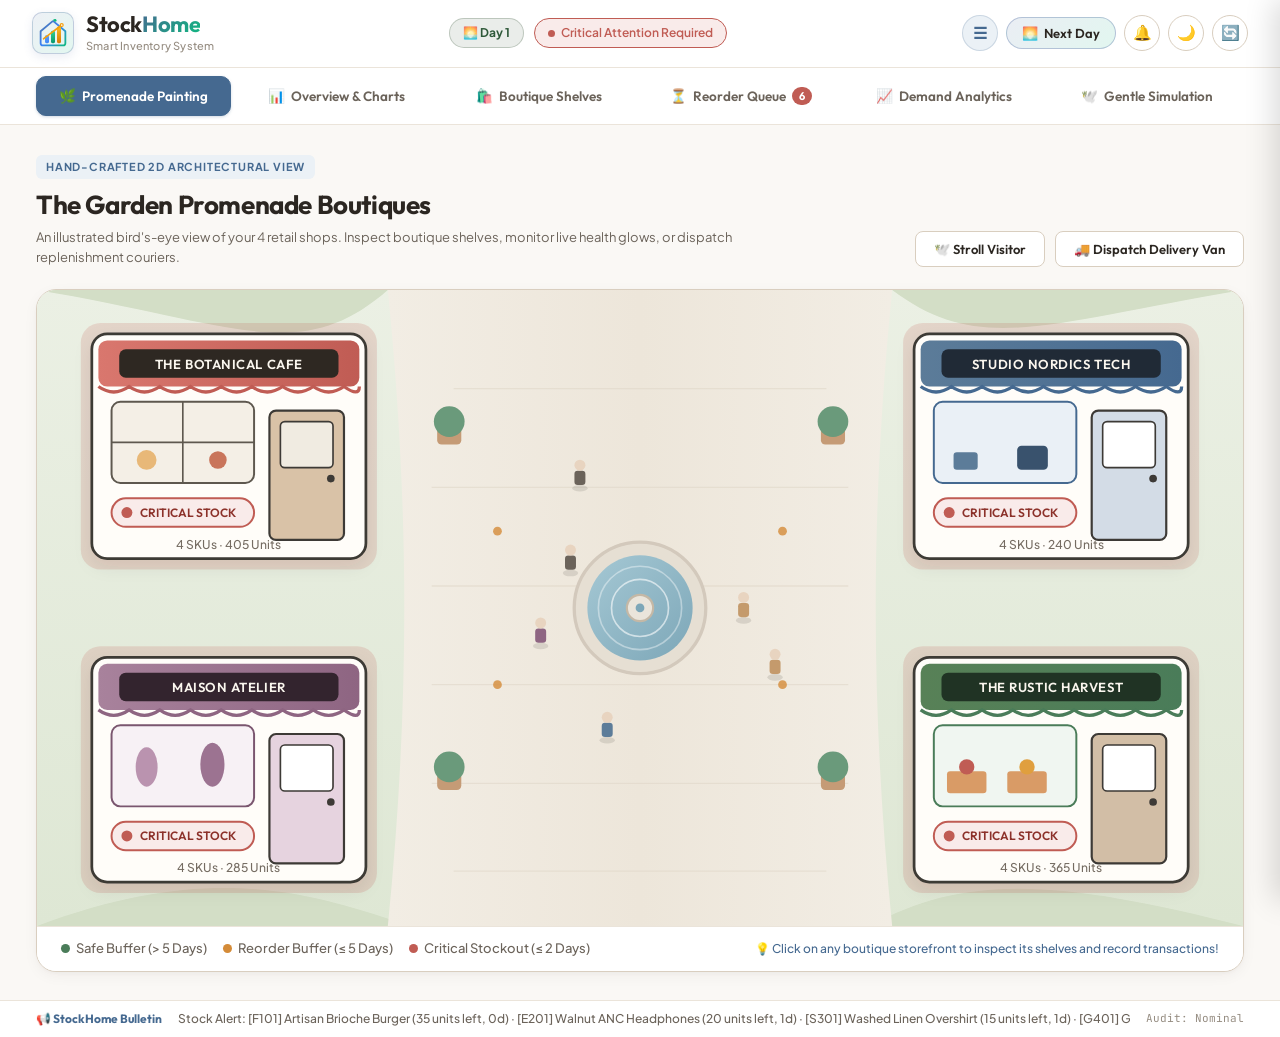
<file: index.html>
<!DOCTYPE html>
<html lang="en">
<head>
  <meta charset="UTF-8">
  <meta name="viewport" content="width=device-width, initial-scale=1.0, maximum-scale=5.0">
  <title>StockHome — 2D Illustrated Inventory & Demand Studio</title>
  <link rel="icon" type="image/svg+xml" href="data:image/svg+xml,%3Csvg xmlns='http://www.w3.org/2000/svg' viewBox='0 0 44 44'%3E%3Cdefs%3E%3ClinearGradient id='g' x1='6' y1='6' x2='38' y2='38'%3E%3Cstop offset='0%25' stop-color='%234F74A6'/%3E%3Cstop offset='100%25' stop-color='%2310B981'/%3E%3C/linearGradient%3E%3C/defs%3E%3Cpath d='M5 19.5L20.8 6.4C21.5 5.8 22.5 5.8 23.2 6.4L39 19.5V36C39 37.6 37.6 39 36 39H8C6.4 39 5 37.6 5 36Z' stroke='url(%23g)' stroke-width='3' fill='none'/%3E%3Crect x='11' y='25' width='5.5' height='11' rx='2' fill='%233B82F6'/%3E%3Crect x='19.25' y='19' width='5.5' height='17' rx='2' fill='%2310B981'/%3E%3Crect x='27.5' y='13' width='5.5' height='23' rx='2' fill='%23F59E0B'/%3E%3Cpath d='M22 4C23.5 1.5 27 2 27 4.5C27 7 23.5 6.5 22 4Z' fill='%2310B981'/%3E%3C/svg%3E">
  <link rel="preconnect" href="https://fonts.googleapis.com">
  <link rel="preconnect" href="https://fonts.gstatic.com" crossorigin>
  <link href="https://fonts.googleapis.com/css2?family=Outfit:wght@400;500;600;700&family=Plus+Jakarta+Sans:wght@400;500;600;700&family=Playfair+Display:ital,wght@0,600;1,500&family=JetBrains+Mono:wght@500;700&display=swap" rel="stylesheet">
  <link rel="stylesheet" href="style.css">
</head>
<body class="theme-soothing">

  <!-- TOP SOOTHING HEADER -->
  <header class="app-header">
    <div class="brand-block">
      <div class="brand-symbol" title="StockHome Intelligent Demand Promenade">
        <svg width="32" height="32" viewBox="0 0 44 44" fill="none" xmlns="http://www.w3.org/2000/svg" aria-label="StockHome Logo">
          <defs>
            <linearGradient id="shGradRoof" x1="5" y1="6" x2="39" y2="39" gradientUnits="userSpaceOnUse">
              <stop offset="0%" stop-color="#4F74A6"/>
              <stop offset="50%" stop-color="#3B82F6"/>
              <stop offset="100%" stop-color="#10B981"/>
            </linearGradient>
            <linearGradient id="shGradBar1" x1="11" y1="25" x2="16.5" y2="36" gradientUnits="userSpaceOnUse">
              <stop offset="0%" stop-color="#60A5FA"/>
              <stop offset="100%" stop-color="#3B82F6"/>
            </linearGradient>
            <linearGradient id="shGradBar2" x1="19.25" y1="19" x2="24.75" y2="36" gradientUnits="userSpaceOnUse">
              <stop offset="0%" stop-color="#34D399"/>
              <stop offset="100%" stop-color="#059669"/>
            </linearGradient>
            <linearGradient id="shGradBar3" x1="27.5" y1="13" x2="33" y2="36" gradientUnits="userSpaceOnUse">
              <stop offset="0%" stop-color="#FBBF24"/>
              <stop offset="100%" stop-color="#D97706"/>
            </linearGradient>
          </defs>
          <!-- Architectural Pavilion & Home Gable Frame -->
          <path d="M5 19.5L20.8 6.4C21.5 5.8 22.5 5.8 23.2 6.4L39 19.5V36C39 37.65 37.65 39 36 39H8C6.35 39 5 37.65 5 36V19.5Z" 
                stroke="url(#shGradRoof)" stroke-width="2.5" stroke-linejoin="round" fill="none"/>
          <!-- Internal Ascending Stock Tiers (Safe -> Active -> Peak) -->
          <rect x="11" y="25" width="5.5" height="11" rx="2" fill="url(#shGradBar1)"/>
          <rect x="19.25" y="19" width="5.5" height="17" rx="2" fill="url(#shGradBar2)"/>
          <rect x="27.5" y="13" width="5.5" height="23" rx="2" fill="url(#shGradBar3)"/>
          <!-- Predictive Demand Trajectory Vector -->
          <path d="M9 30C15 25 21 21 34 11" stroke="#F59E0B" stroke-width="2.2" stroke-linecap="round"/>
          <circle cx="34" cy="11" r="2.8" fill="#F59E0B"/>
          <circle cx="34" cy="11" r="1.2" fill="#FFFFFF"/>
          <!-- Promenade Garden Botanical Leaf Emblem -->
          <path d="M22 4.2C23.5 1.8 27 2.2 27 4.8C27 7.2 23.5 6.8 22 4.2Z" fill="#10B981"/>
        </svg>
      </div>
      <div class="brand-meta">
        <h1 class="brand-title">Stock<span class="brand-title-accent">Home</span></h1>
        <p class="brand-subtitle">Smart Inventory System</p>
      </div>
    </div>

    <div class="header-status-center">
      <div class="pill-badge pill-day" id="headerDayBadge">🌅 Day 1</div>
      <div class="pill-badge pill-health safe" id="headerHealthBadge">
        <span class="health-dot"></span>
        <span id="headerHealthText">Boutiques Optimal</span>
      </div>
    </div>

    <div class="header-controls">
      <button class="btn-icon-btn btn-hamburger" id="btnHamburger" title="Open 5 Core Features Guide" aria-label="Open 5 Core Features">
        <span class="btn-icon">☰</span>
      </button>
      <button class="btn-header-action" id="btnNextDay" title="Advance to Next Day (Archive Today's Sales into 14-Day History)">
        <span class="btn-icon">🌅</span> Next Day
      </button>
      <button class="btn-icon-btn" id="soundToggleBtn" title="Toggle Sound Chimes" aria-label="Toggle Sound">
        <span class="btn-icon">🔔</span>
      </button>
      <button class="btn-icon-btn" id="themeModeBtn" title="Toggle Twilight Mode" aria-label="Toggle Theme">
        <span class="btn-icon">🌙</span>
      </button>
      <button class="btn-icon-btn" id="btnResetData" title="Reset all inventory and sales to Factory Demo" aria-label="Reset Data">
        <span class="btn-icon">🔄</span>
      </button>
    </div>
  </header>

  <!-- NAVIGATION TABS -->
  <nav class="app-nav">
    <div class="nav-inner">
      <button class="nav-item active" data-tab="tab-painted-mall">
        <span class="nav-icon">🌿</span> Promenade Painting
      </button>
      <button class="nav-item" data-tab="tab-overview">
        <span class="nav-icon">📊</span> Overview & Charts
      </button>
      <button class="nav-item" data-tab="tab-catalog">
        <span class="nav-icon">🛍️</span> Boutique Shelves
      </button>
      <button class="nav-item" data-tab="tab-reorder">
        <span class="nav-icon">⏳</span> Reorder Queue
        <span class="tab-chip" id="chipReorderCount">0</span>
      </button>
      <button class="nav-item" data-tab="tab-analytics">
        <span class="nav-icon">📈</span> Demand Analytics
      </button>
      <button class="nav-item" data-tab="tab-simulation">
        <span class="nav-icon">🕊️</span> Gentle Simulation
        <span class="active-dot" id="simLiveDot"></span>
      </button>
    </div>
  </nav>

  <!-- MAIN VIEWPORT -->
  <main class="app-viewport">

    <!-- SCREEN 1: 2D PAINTED MALL PROMENADE -->
    <section id="tab-painted-mall" class="tab-screen active">
      <div class="view-header">
        <div class="title-wrap">
          <span class="category-badge">Hand-Crafted 2D Architectural View</span>
          <h2>The Garden Promenade Boutiques</h2>
          <p>An illustrated bird's-eye view of your 4 retail shops. Inspect boutique shelves, monitor live health glows, or dispatch replenishment couriers.</p>
        </div>
        <div class="header-actions-bar">
          <button class="btn-action btn-outline" id="btnStrollVisitor">🕊️ Stroll Visitor</button>
          <button class="btn-action btn-outline" id="btnRestockCourier">🚚 Dispatch Delivery Van</button>
        </div>
      </div>

      <!-- CRISP VECTOR ILLUSTRATED 2D MALL PAINTING -->
      <div class="painting-frame">
        <div class="promenade-canvas-container" id="promenadeContainer">
          <!-- Interactive SVG Painting -->
          <svg id="promenadeSvg" viewBox="0 0 1100 580" preserveAspectRatio="xMidYMid meet">
            <defs>
              <!-- Soft watercolor style gradients -->
              <linearGradient id="grassGrad" x1="0" y1="0" x2="0" y2="1">
                <stop offset="0%" stop-color="#EBF0E4"/>
                <stop offset="100%" stop-color="#DEE7D4"/>
              </linearGradient>
              <linearGradient id="promenadePave" x1="0" y1="0" x2="1" y2="0">
                <stop offset="0%" stop-color="#F2EDE4"/>
                <stop offset="50%" stop-color="#EDE6DA"/>
                <stop offset="100%" stop-color="#F2EDE4"/>
              </linearGradient>
              <linearGradient id="waterGrad" x1="0" y1="0" x2="1" y2="1">
                <stop offset="0%" stop-color="#A5C8D4"/>
                <stop offset="100%" stop-color="#7DA7B8"/>
              </linearGradient>

              <!-- Shop Awning Gradients -->
              <linearGradient id="cafeAwning" x1="0" y1="0" x2="1" y2="0">
                <stop offset="0%" stop-color="#D9776E"/>
                <stop offset="100%" stop-color="#C05C54"/>
              </linearGradient>
              <linearGradient id="techAwning" x1="0" y1="0" x2="1" y2="0">
                <stop offset="0%" stop-color="#5C7C99"/>
                <stop offset="100%" stop-color="#456990"/>
              </linearGradient>
              <linearGradient id="fashionAwning" x1="0" y1="0" x2="1" y2="0">
                <stop offset="0%" stop-color="#A8829C"/>
                <stop offset="100%" stop-color="#8E6582"/>
              </linearGradient>
              <linearGradient id="groceryAwning" x1="0" y1="0" x2="1" y2="0">
                <stop offset="0%" stop-color="#588157"/>
                <stop offset="100%" stop-color="#4A7C59"/>
              </linearGradient>

              <!-- Subtle soft shadow -->
              <filter id="softDrop" x="-10%" y="-10%" width="120%" height="125%">
                <feDropShadow dx="0" dy="6" stdDeviation="8" flood-color="#2D2823" flood-opacity="0.08"/>
              </filter>
              <filter id="shopGlow" x="-20%" y="-20%" width="140%" height="140%">
                <feGaussianBlur stdDeviation="10" result="blur"/>
                <feComposite in="SourceGraphic" in2="blur" operator="over"/>
              </filter>
            </defs>

            <!-- Background Ground & Lawn -->
            <rect x="0" y="0" width="1100" height="580" fill="url(#grassGrad)"/>

            <!-- Decorative Garden Planting Edges -->
            <path d="M 0 0 C 180 30 240 70 320 0 Z" fill="#D3DEC6"/>
            <path d="M 780 0 C 860 60 920 30 1100 0 Z" fill="#D3DEC6"/>
            <path d="M 0 580 C 160 520 250 550 340 580 Z" fill="#D3DEC6"/>
            <path d="M 760 580 C 850 530 940 540 1100 580 Z" fill="#D3DEC6"/>

            <!-- Stone Flagstone Paved Promenade -->
            <path d="M 320 0 L 780 0 C 760 200 760 380 780 580 L 320 580 C 340 380 340 200 320 0 Z" fill="url(#promenadePave)"/>

            <!-- Subtle Flagstone Tile Details -->
            <g stroke="#E0D7C9" stroke-width="1.2" opacity="0.6">
              <line x1="380" y1="90" x2="720" y2="90"/>
              <line x1="360" y1="180" x2="740" y2="180"/>
              <line x1="360" y1="270" x2="740" y2="270"/>
              <line x1="360" y1="360" x2="740" y2="360"/>
              <line x1="360" y1="450" x2="740" y2="450"/>
              <line x1="380" y1="530" x2="720" y2="530"/>
            </g>

            <!-- Central Water Fountain with Calming Rings -->
            <g id="fountainGroup" transform="translate(550, 290)">
              <!-- Outer Stone Basin -->
              <circle r="60" fill="#E6DFD3" stroke="#D3C9BC" stroke-width="3"/>
              <!-- Water Pool -->
              <circle r="48" fill="url(#waterGrad)"/>
              <!-- Gentle Ripple Animation Rings -->
              <circle class="water-ring ring-1" r="26" fill="none" stroke="#FFFFFF" stroke-width="1.5" opacity="0.6"/>
              <circle class="water-ring ring-2" r="38" fill="none" stroke="#FFFFFF" stroke-width="1.5" opacity="0.4"/>
              <!-- Pedestal Fountain Spout -->
              <circle r="12" fill="#EAE5DB" stroke="#C4B8A6" stroke-width="2"/>
              <circle r="4" fill="#7DA7B8"/>
            </g>

            <!-- Garden Planters & Classical Lanterns -->
            <g id="promenadeDecorations">
              <!-- Planter 1 -->
              <rect x="365" y="125" width="22" height="16" rx="4" fill="#C59B76"/>
              <circle cx="376" cy="120" r="14" fill="#6A9A7B"/>
              <!-- Planter 2 -->
              <rect x="715" y="125" width="22" height="16" rx="4" fill="#C59B76"/>
              <circle cx="726" cy="120" r="14" fill="#6A9A7B"/>
              <!-- Planter 3 -->
              <rect x="365" y="440" width="22" height="16" rx="4" fill="#C59B76"/>
              <circle cx="376" cy="435" r="14" fill="#6A9A7B"/>
              <!-- Planter 4 -->
              <rect x="715" y="440" width="22" height="16" rx="4" fill="#C59B76"/>
              <circle cx="726" cy="435" r="14" fill="#6A9A7B"/>
              <!-- Promenade Street Lamps -->
              <circle cx="420" cy="220" r="4" fill="#D48B38" opacity="0.8"/>
              <circle cx="680" cy="220" r="4" fill="#D48B38" opacity="0.8"/>
              <circle cx="420" cy="360" r="4" fill="#D48B38" opacity="0.8"/>
              <circle cx="680" cy="360" r="4" fill="#D48B38" opacity="0.8"/>
            </g>

            <!-- ============================================== -->
            <!-- 4 BOUTIQUE SHOP ILLUSTRATIONS -->
            <!-- ============================================== -->

            <!-- SHOP 1: FOOD COURT - "The Botanical Cafe" (Top Left) -->
            <g class="shop-node" id="shopNodeFood" transform="translate(50, 40)" data-zone="FOOD">
              <!-- Dynamic Glow Aura -->
              <rect class="shop-glow-rect" x="-10" y="-10" width="270" height="225" rx="18" fill="#4A7C59" opacity="0.08"/>
              <!-- Building Body -->
              <rect x="0" y="0" width="250" height="205" rx="14" fill="#FFFDF9" stroke="#3D3A36" stroke-width="2.5" filter="url(#softDrop)"/>
              <!-- Scalloped Striped Awning -->
              <rect x="6" y="6" width="238" height="42" rx="8" fill="url(#cafeAwning)"/>
              <path d="M 6 48 Q 20 58 34 48 Q 48 58 62 48 Q 76 58 90 48 Q 104 58 118 48 Q 132 58 146 48 Q 160 58 174 48 Q 188 58 202 48 Q 216 58 230 48 Q 244 58 244 48" fill="none" stroke="#C05C54" stroke-width="3"/>
              <!-- Store Name Sign -->
              <rect x="25" y="14" width="200" height="26" rx="6" fill="#2E2822"/>
              <text x="125" y="32" text-anchor="middle" fill="#FAF6EE" font-family="Outfit, sans-serif" font-weight="600" font-size="12" letter-spacing="0.5">THE BOTANICAL CAFE</text>
              <!-- Window Display -->
              <rect x="18" y="62" width="130" height="74" rx="8" fill="#F4EFE6" stroke="#5E584F" stroke-width="1.8"/>
              <line x1="83" y1="62" x2="83" y2="136" stroke="#5E584F" stroke-width="1.5"/>
              <line x1="18" y1="99" x2="148" y2="99" stroke="#5E584F" stroke-width="1.5"/>
              <!-- Warm Shop Interior Glow & Bakery Items -->
              <circle cx="50" cy="115" r="9" fill="#E8B878"/>
              <circle cx="115" cy="115" r="8" fill="#C9755B"/>
              <!-- Wooden Door -->
              <rect x="162" y="70" width="68" height="118" rx="6" fill="#D9C2A7" stroke="#3D3A36" stroke-width="2"/>
              <rect x="172" y="80" width="48" height="42" rx="4" fill="#F0EBE1" stroke="#3D3A36" stroke-width="1.5"/>
              <circle cx="218" cy="132" r="3.5" fill="#3D3A36"/>
              <!-- Health Seal Pill -->
              <g class="health-seal" transform="translate(18, 150)">
                <rect class="seal-bg" x="0" y="0" width="130" height="26" rx="13" fill="#EAF3EC" stroke="#4A7C59" stroke-width="1.8"/>
                <circle class="seal-dot" cx="14" cy="13" r="5" fill="#4A7C59"/>
                <text class="seal-text" x="26" y="17" fill="#2D5A3C" font-family="Outfit, sans-serif" font-weight="600" font-size="11">SAFE BUFFER</text>
              </g>
              <!-- Stock count badge -->
              <text class="stock-badge" x="125" y="196" text-anchor="middle" fill="#756C62" font-family="Plus Jakarta Sans, sans-serif" font-size="11" font-weight="500">4 SKUs · 405 Units</text>
            </g>

            <!-- SHOP 2: ELECTRONICS - "Studio Nordics Tech" (Top Right) -->
            <g class="shop-node" id="shopNodeElec" transform="translate(800, 40)" data-zone="ELEC">
              <rect class="shop-glow-rect" x="-10" y="-10" width="270" height="225" rx="18" fill="#456990" opacity="0.08"/>
              <rect x="0" y="0" width="250" height="205" rx="14" fill="#FFFDF9" stroke="#3D3A36" stroke-width="2.5" filter="url(#softDrop)"/>
              <rect x="6" y="6" width="238" height="42" rx="8" fill="url(#techAwning)"/>
              <path d="M 6 48 Q 20 58 34 48 Q 48 58 62 48 Q 76 58 90 48 Q 104 58 118 48 Q 132 58 146 48 Q 160 58 174 48 Q 188 58 202 48 Q 216 58 230 48 Q 244 58 244 48" fill="none" stroke="#456990" stroke-width="3"/>
              <rect x="25" y="14" width="200" height="26" rx="6" fill="#202A36"/>
              <text x="125" y="32" text-anchor="middle" fill="#FAF6EE" font-family="Outfit, sans-serif" font-weight="600" font-size="12" letter-spacing="0.5">STUDIO NORDICS TECH</text>
              <!-- Minimalist Tech Glass Window -->
              <rect x="18" y="62" width="130" height="74" rx="8" fill="#EAF0F6" stroke="#456990" stroke-width="1.8"/>
              <rect x="36" y="108" width="22" height="16" rx="3" fill="#5C7C99"/>
              <rect x="94" y="102" width="28" height="22" rx="4" fill="#39526D"/>
              <!-- Clean Entrance Door -->
              <rect x="162" y="70" width="68" height="118" rx="6" fill="#D3DCE6" stroke="#3D3A36" stroke-width="2"/>
              <rect x="172" y="80" width="48" height="42" rx="4" fill="#FFFFFF" stroke="#3D3A36" stroke-width="1.5"/>
              <circle cx="218" cy="132" r="3.5" fill="#3D3A36"/>
              <g class="health-seal" transform="translate(18, 150)">
                <rect class="seal-bg" x="0" y="0" width="130" height="26" rx="13" fill="#EAF3EC" stroke="#4A7C59" stroke-width="1.8"/>
                <circle class="seal-dot" cx="14" cy="13" r="5" fill="#4A7C59"/>
                <text class="seal-text" x="26" y="17" fill="#2D5A3C" font-family="Outfit, sans-serif" font-weight="600" font-size="11">SAFE BUFFER</text>
              </g>
              <text class="stock-badge" x="125" y="196" text-anchor="middle" fill="#756C62" font-family="Plus Jakarta Sans, sans-serif" font-size="11" font-weight="500">4 SKUs · 240 Units</text>
            </g>

            <!-- SHOP 3: FASHION - "Maison Atelier" (Bottom Left) -->
            <g class="shop-node" id="shopNodeFash" transform="translate(50, 335)" data-zone="FASH">
              <rect class="shop-glow-rect" x="-10" y="-10" width="270" height="225" rx="18" fill="#8E6582" opacity="0.08"/>
              <rect x="0" y="0" width="250" height="205" rx="14" fill="#FFFDF9" stroke="#3D3A36" stroke-width="2.5" filter="url(#softDrop)"/>
              <rect x="6" y="6" width="238" height="42" rx="8" fill="url(#fashionAwning)"/>
              <path d="M 6 48 Q 20 58 34 48 Q 48 58 62 48 Q 76 58 90 48 Q 104 58 118 48 Q 132 58 146 48 Q 160 58 174 48 Q 188 58 202 48 Q 216 58 230 48 Q 244 58 244 48" fill="none" stroke="#8E6582" stroke-width="3"/>
              <rect x="25" y="14" width="200" height="26" rx="6" fill="#33242E"/>
              <text x="125" y="32" text-anchor="middle" fill="#FAF6EE" font-family="Outfit, sans-serif" font-weight="600" font-size="12" letter-spacing="0.5">MAISON ATELIER</text>
              <!-- Elegant Arched Boutique Window -->
              <rect x="18" y="62" width="130" height="74" rx="8" fill="#F7F1F5" stroke="#7A566F" stroke-width="1.8"/>
              <!-- Mannequin silhouettes -->
              <ellipse cx="50" cy="100" rx="10" ry="18" fill="#BA93AF"/>
              <ellipse cx="110" cy="98" rx="11" ry="20" fill="#9C7391"/>
              <!-- Glazed French Door -->
              <rect x="162" y="70" width="68" height="118" rx="6" fill="#E6D3DF" stroke="#3D3A36" stroke-width="2"/>
              <rect x="172" y="80" width="48" height="42" rx="4" fill="#FFFFFF" stroke="#3D3A36" stroke-width="1.5"/>
              <circle cx="218" cy="132" r="3.5" fill="#3D3A36"/>
              <g class="health-seal" transform="translate(18, 150)">
                <rect class="seal-bg" x="0" y="0" width="130" height="26" rx="13" fill="#EAF3EC" stroke="#4A7C59" stroke-width="1.8"/>
                <circle class="seal-dot" cx="14" cy="13" r="5" fill="#4A7C59"/>
                <text class="seal-text" x="26" y="17" fill="#2D5A3C" font-family="Outfit, sans-serif" font-weight="600" font-size="11">SAFE BUFFER</text>
              </g>
              <text class="stock-badge" x="125" y="196" text-anchor="middle" fill="#756C62" font-family="Plus Jakarta Sans, sans-serif" font-size="11" font-weight="500">4 SKUs · 285 Units</text>
            </g>

            <!-- SHOP 4: GROCERY - "The Rustic Harvest" (Bottom Right) -->
            <g class="shop-node" id="shopNodeGroc" transform="translate(800, 335)" data-zone="GROC">
              <rect class="shop-glow-rect" x="-10" y="-10" width="270" height="225" rx="18" fill="#4A7C59" opacity="0.08"/>
              <rect x="0" y="0" width="250" height="205" rx="14" fill="#FFFDF9" stroke="#3D3A36" stroke-width="2.5" filter="url(#softDrop)"/>
              <rect x="6" y="6" width="238" height="42" rx="8" fill="url(#groceryAwning)"/>
              <path d="M 6 48 Q 20 58 34 48 Q 48 58 62 48 Q 76 58 90 48 Q 104 58 118 48 Q 132 58 146 48 Q 160 58 174 48 Q 188 58 202 48 Q 216 58 230 48 Q 244 58 244 48" fill="none" stroke="#4A7C59" stroke-width="3"/>
              <rect x="25" y="14" width="200" height="26" rx="6" fill="#203324"/>
              <text x="125" y="32" text-anchor="middle" fill="#FAF6EE" font-family="Outfit, sans-serif" font-weight="600" font-size="12" letter-spacing="0.5">THE RUSTIC HARVEST</text>
              <!-- Market Window -->
              <rect x="18" y="62" width="130" height="74" rx="8" fill="#F0F6F1" stroke="#4A7C59" stroke-width="1.8"/>
              <!-- Produce Crates -->
              <rect x="30" y="104" width="36" height="20" rx="3" fill="#D99B66"/>
              <circle cx="48" cy="100" r="7" fill="#C05C54"/>
              <rect x="85" y="104" width="36" height="20" rx="3" fill="#D99B66"/>
              <circle cx="103" cy="100" r="7" fill="#E09F3E"/>
              <!-- Rustic Door -->
              <rect x="162" y="70" width="68" height="118" rx="6" fill="#D2BEA6" stroke="#3D3A36" stroke-width="2"/>
              <rect x="172" y="80" width="48" height="42" rx="4" fill="#FFFFFF" stroke="#3D3A36" stroke-width="1.5"/>
              <circle cx="218" cy="132" r="3.5" fill="#3D3A36"/>
              <g class="health-seal" transform="translate(18, 150)">
                <rect class="seal-bg" x="0" y="0" width="130" height="26" rx="13" fill="#EAF3EC" stroke="#4A7C59" stroke-width="1.8"/>
                <circle class="seal-dot" cx="14" cy="13" r="5" fill="#4A7C59"/>
                <text class="seal-text" x="26" y="17" fill="#2D5A3C" font-family="Outfit, sans-serif" font-weight="600" font-size="11">SAFE BUFFER</text>
              </g>
              <text class="stock-badge" x="125" y="196" text-anchor="middle" fill="#756C62" font-family="Plus Jakarta Sans, sans-serif" font-size="11" font-weight="500">4 SKUs · 365 Units</text>
            </g>

            <!-- Dynamic Strolling Visitors Layer (Clean SVG Figures) -->
            <g id="visitorsLayer"></g>

            <!-- Vintage Restock Courier Delivery Van -->
            <g id="courierVan" transform="translate(-100, 260)" style="display: none;">
              <!-- Van Shadow -->
              <ellipse cx="30" cy="38" rx="36" ry="10" fill="#2E2822" opacity="0.14"/>
              <!-- Van Body -->
              <rect x="0" y="6" width="64" height="28" rx="5" fill="#D48B38" stroke="#3D3A36" stroke-width="2"/>
              <path d="M 64 14 L 78 14 L 84 24 L 84 34 L 64 34 Z" fill="#D48B38" stroke="#3D3A36" stroke-width="2"/>
              <rect x="65" y="16" width="14" height="10" rx="2" fill="#FAF6EE" stroke="#3D3A36" stroke-width="1.2"/>
              <!-- Wheels -->
              <circle cx="16" cy="34" r="7" fill="#2D2823"/>
              <circle cx="16" cy="34" r="3" fill="#D3C9BC"/>
              <circle cx="68" cy="34" r="7" fill="#2D2823"/>
              <circle cx="68" cy="34" r="3" fill="#D3C9BC"/>
              <text x="32" y="24" text-anchor="middle" fill="#FAF6EE" font-family="Outfit, sans-serif" font-size="9" font-weight="700">STOCK</text>
            </g>
          </svg>
        </div>

        <!-- Painting Legend Bar -->
        <div class="promenade-footer-bar">
          <div class="legend-pills">
            <span class="legend-pill"><span class="dot safe"></span> Safe Buffer (&gt; 5 Days)</span>
            <span class="legend-pill"><span class="dot warning"></span> Reorder Buffer (&le; 5 Days)</span>
            <span class="legend-pill"><span class="dot critical"></span> Critical Stockout (&le; 2 Days)</span>
          </div>
          <div class="promenade-tip">💡 Click on any boutique storefront to inspect its shelves and record transactions!</div>
        </div>
      </div>
    </section>

    <!-- SCREEN 2: OVERVIEW & CHARTS -->
    <section id="tab-overview" class="tab-screen">
      <div class="view-header">
        <div class="title-wrap">
          <span class="category-badge">Real-Time Aggregation</span>
          <h2>Executive Inventory Overview</h2>
          <p>Key inventory indicators, sales momentum, and forecasted depletion timelines across all mall zones.</p>
        </div>
      </div>

      <!-- KPI Summary Cards -->
      <div class="kpi-grid">
        <div class="kpi-card-soothing">
          <div class="kpi-tag-label">TOTAL BOUTIQUE SKUs</div>
          <div class="kpi-number" id="metricTotalSkus">16</div>
          <div class="kpi-subtext">Active items in 4 retail sectors</div>
        </div>
        <div class="kpi-card-soothing alert-red">
          <div class="kpi-tag-label">CRITICAL ATTENTION</div>
          <div class="kpi-number" id="metricCriticalCount">4</div>
          <div class="kpi-subtext">&le; 2 days of inventory remaining</div>
        </div>
        <div class="kpi-card-soothing alert-yellow">
          <div class="kpi-tag-label">WARNING THRESHOLD</div>
          <div class="kpi-number" id="metricWarningCount">4</div>
          <div class="kpi-subtext">&le; 5 days until reorder point</div>
        </div>
        <div class="kpi-card-soothing alert-green">
          <div class="kpi-tag-label">GROSS UNITS SOLD</div>
          <div class="kpi-number" id="metricUnitsSold">2,902</div>
          <div class="kpi-subtext" id="metricRevenueText">₹38,410.20 historical revenue</div>
        </div>
      </div>

      <!-- Charts Layout -->
      <div class="charts-row">
        <!-- Top Sellers Bar Chart -->
        <div class="chart-panel">
          <div class="panel-header">
            <div>
              <h3>Top Selling Items by Volume</h3>
              <p class="panel-desc">Highest overall unit consumption across 14 tracked days</p>
            </div>
            <span class="panel-chip">Historical Top 5</span>
          </div>
          <div class="chart-body" id="topSellersBarsWrapper">
            <!-- Dynamically populated with clean SVG bar charts -->
          </div>
        </div>

        <!-- Stockout Horizon Indicators -->
        <div class="chart-panel">
          <div class="panel-header">
            <div>
              <h3>Stockout Exhaustion Timelines</h3>
              <p class="panel-desc">Estimated days before current stock reaches zero</p>
            </div>
            <span class="panel-chip">Consumption Velocity</span>
          </div>
          <div class="chart-body" id="stockoutHorizonWrapper">
            <!-- Clean timeline gauges -->
          </div>
        </div>
      </div>

      <!-- 14-Day Sales Matrix Curve -->
      <div class="chart-panel full-span">
        <div class="panel-header">
          <div>
            <h3>14-Day Mall-Wide Aggregated Footfall & Sales Trend</h3>
            <p class="panel-desc">Calculated via multi-dimensional array matrix aggregation across all 4 sectors</p>
          </div>
          <span class="panel-chip">Zone Matrix Sum</span>
        </div>
        <div class="chart-body" id="salesTrendCurveContainer">
          <!-- Responsive vector line curve -->
        </div>
      </div>
    </section>

    <!-- SCREEN 3: BOUTIQUE SHELVES (CATALOG & CRUD) -->
    <section id="tab-catalog" class="tab-screen">
      <div class="view-header">
        <div class="title-wrap">
          <span class="category-badge">Inventory Catalog & POS</span>
          <h2>Boutique Shelves & Product Directory</h2>
          <p>Search, filter, record point-of-sale customer purchases, replenish stock, or add new artisan goods.</p>
        </div>
        <div class="header-actions-bar">
          <button class="btn-action btn-green" id="btnOpenSaleModal">💰 Record Sale</button>
          <button class="btn-action btn-blue" id="btnOpenRestockModal">📦 Restock</button>
          <button class="btn-action btn-outline" id="btnUndoTransaction">↩️ Undo Sale</button>
          <button class="btn-action btn-accent" id="btnOpenAddSkuModal">✨ Add SKU</button>
        </div>
      </div>

      <!-- Filters Row -->
      <div class="filter-strip">
        <div class="search-box">
          <span class="search-sym">🔍</span>
          <input type="text" id="catalogSearch" placeholder="Search by name, SKU ID, or category...">
        </div>
        <div class="select-group">
          <select id="selectZoneFilter" class="soothing-select">
            <option value="ALL">All Sectors (Entire Promenade)</option>
            <option value="FOOD">Food Court — Botanical Cafe</option>
            <option value="ELEC">Electronics — Studio Nordics</option>
            <option value="FASH">Fashion — Maison Atelier</option>
            <option value="GROC">Grocery — Rustic Harvest</option>
          </select>
          <select id="selectHealthFilter" class="soothing-select">
            <option value="ALL">All Health Tiers</option>
            <option value="CRITICAL">🔴 Critical Stock (&le; 2 Days)</option>
            <option value="WARNING">🟡 Warning Buffer (&le; 5 Days)</option>
            <option value="SAFE">🟢 Safe Inventory (&gt; 5 Days)</option>
          </select>
        </div>
      </div>

      <!-- Product Cards Grid -->
      <div class="product-cards-grid" id="productGridContainer">
        <!-- Rendered dynamically -->
      </div>
    </section>

    <!-- SCREEN 4: SMART REORDER QUEUE -->
    <section id="tab-reorder" class="tab-screen">
      <div class="view-header">
        <div class="title-wrap">
          <span class="category-badge">PriorityQueue Min-Heap</span>
          <h2>Automated Replenishment Queue</h2>
          <p>Priority ranking powered by the industrial Reorder Point formula: <code>ROP = (Forecast &times; LeadTime) + SafetyBuffer</code>. Items facing immediate stockout appear at the top.</p>
        </div>
        <button class="btn-action btn-green" id="btnBatchOrderCritical">🚚 Order All Critical Items</button>
      </div>

      <div class="table-card">
        <table class="soothing-table" id="tableReorders">
          <thead>
            <tr>
              <th>Priority</th>
              <th>Status</th>
              <th>SKU</th>
              <th>Product Name</th>
              <th>Current Stock</th>
              <th>Days Left</th>
              <th>Suggested Order</th>
              <th>Lead Time</th>
              <th>Replenishment Rationale</th>
              <th>Action</th>
            </tr>
          </thead>
          <tbody id="tbodyReorders">
            <!-- Dynamically populated -->
          </tbody>
        </table>
      </div>
    </section>

    <!-- SCREEN 5: DEMAND ANALYTICS & 2D MATRIX -->
    <section id="tab-analytics" class="tab-screen">
      <div class="view-header">
        <div class="title-wrap">
          <span class="category-badge">Predictive Operations Research</span>
          <h2>Demand Forecasting & Sector Matrix</h2>
          <p>Fine-tune footfall surge multipliers and analyze performance across 4 mathematical models.</p>
        </div>
      </div>

      <!-- Multiplier Card -->
      <div class="multiplier-card">
        <div class="multiplier-info-side">
          <span class="category-badge">Dynamic Scenario Simulator</span>
          <h3>Weekend & Festival Surge Multiplier</h3>
          <p>Adjust the slider to simulate holiday rushes (1.0x to 2.5x). Demand velocities and stockout days recalculate across the entire platform in real time.</p>
        </div>
        <div class="multiplier-slider-side">
          <div class="slider-display" id="multiplierSliderText">1.00x Base Footfall</div>
          <input type="range" id="sliderDemandMultiplier" min="100" max="250" value="100" step="5">
          <div class="slider-ticks">
            <span>1.0x Weekday</span>
            <span>1.5x Weekend</span>
            <span>2.0x Holiday</span>
            <span>2.5x Festival</span>
          </div>
        </div>
      </div>

      <!-- Analytics Sub-Tabs -->
      <div class="analytics-subnav">
        <button class="subnav-btn active" data-sub="tab-top-sellers">🏆 Top Sellers (Volume)</button>
        <button class="subnav-btn" data-sub="tab-slow-movers">🐢 Slow Movers (Velocity)</button>
        <button class="subnav-btn" data-sub="tab-dead-stock">💀 Dead Stock (Tied Capital)</button>
        <button class="subnav-btn" data-sub="tab-matrix">🧮 2D Sector Matrix (14-Day)</button>
      </div>

      <div class="table-card" id="analyticsTableArea">
        <!-- Dynamically rendered -->
      </div>
    </section>

    <!-- SCREEN 6: GENTLE SIMULATION -->
    <section id="tab-simulation" class="tab-screen">
      <div class="view-header">
        <div class="title-wrap">
          <span class="category-badge">Autonomous Traffic Engine</span>
          <h2>Gentle Footfall & Purchasing Simulation</h2>
          <p>A background worker simulates visitors calmly strolling through the promenade and purchasing artisan goods every second.</p>
        </div>
        <div class="sim-controls-top">
          <button class="btn-action btn-blue" id="btnToggleSim">▶ Start Gentle Simulation</button>
          <button class="btn-action btn-green" id="btnSimNextDay">🌅 Close Day & Advance (<span id="simDayLabel">Day 1</span>)</button>
          <div class="speed-selector">
            <span>Interval:</span>
            <button class="speed-pill active" data-interval="1200">Normal (1.2s)</button>
            <button class="speed-pill" data-interval="600">Brisk (0.6s)</button>
          </div>
        </div>
      </div>

      <div class="sim-kpi-row">
        <div class="sim-metric-box">
          <span class="sim-metric-val" id="simValTicks">0</span>
          <span class="sim-metric-label">Visitor Footfall Ticks</span>
        </div>
        <div class="sim-metric-box green">
          <span class="sim-metric-val" id="simValPurchases">0</span>
          <span class="sim-metric-label">Purchases Fulfilled</span>
        </div>
        <div class="sim-metric-box red">
          <span class="sim-metric-val" id="simValStockouts">0</span>
          <span class="sim-metric-label">Stockout Turnaways</span>
        </div>
      </div>

      <div class="sim-split-grid">
        <!-- Live depletion meters -->
        <div class="chart-panel">
          <div class="panel-header">
            <div>
              <h3>Real-Time Shelf Depletion Gauges</h3>
              <p class="panel-desc">Visual stock depletion as visitors buy goods</p>
            </div>
            <span class="panel-chip pulse-badge">Live Updates</span>
          </div>
          <div class="sim-shelf-meters" id="simShelfMetersContainer">
            <!-- 4 primary items -->
          </div>
        </div>

        <!-- Live Cash Register Audit Feed -->
        <div class="chart-panel">
          <div class="panel-header">
            <div>
              <h3>Register Audit Trail</h3>
              <p class="panel-desc">Real-time log of customer transactions and restocks</p>
            </div>
            <span class="panel-chip">Transaction Log</span>
          </div>
          <div class="sim-event-feed" id="simEventFeed">
            <div class="feed-entry system">System initialized. Press 'Start Gentle Simulation' to release promenade visitors.</div>
          </div>
        </div>
      </div>
    </section>

  </main>

  <!-- SOOTHING BOTTOM TICKER -->
  <footer class="app-ticker">
    <div class="ticker-prefix">
      <span class="ticker-icon">📢</span> StockHome Bulletin
    </div>
    <div class="ticker-body">
      <div class="ticker-content" id="liveTickerText">Welcome to StockHome. All 4 boutiques are operating with optimal safety stock buffers.</div>
    </div>
    <div class="ticker-audit" id="tickerAuditPill">Audit: Nominal</div>
  </footer>

  <!-- ============================================== -->
  <!-- CRISP CLEAN MODALS (NO BLURS) -->
  <!-- ============================================== -->

  <!-- Modal 1: Record Sale -->
  <div class="modal-scrim" id="modalSale">
    <div class="modal-window">
      <div class="modal-top">
        <h3>Record Customer Checkout</h3>
        <button class="modal-btn-close" data-modal="modalSale">&times;</button>
      </div>
      <div class="modal-content">
        <label>Select Artisan Product:</label>
        <select id="inputSaleProduct" class="soothing-select full"></select>
        <label>Quantity to Purchase:</label>
        <input type="number" id="inputSaleQty" class="soothing-input" min="1" max="100" value="1">
        <div class="modal-callout" id="salePreviewCallout"></div>
      </div>
      <div class="modal-bottom">
        <button class="btn-action btn-outline" data-modal="modalSale">Cancel</button>
        <button class="btn-action btn-green" id="btnConfirmSale">Complete Purchase (₹)</button>
      </div>
    </div>
  </div>

  <!-- Modal 2: Restock -->
  <div class="modal-scrim" id="modalRestock">
    <div class="modal-window">
      <div class="modal-top">
        <h3>Restock Boutique Supplies</h3>
        <button class="modal-btn-close" data-modal="modalRestock">&times;</button>
      </div>
      <div class="modal-content">
        <label>Select Product to Replenish:</label>
        <select id="inputRestockProduct" class="soothing-select full"></select>
        <label>Restock Units:</label>
        <input type="number" id="inputRestockQty" class="soothing-input" min="1" max="500" value="25">
      </div>
      <div class="modal-bottom">
        <button class="btn-action btn-outline" data-modal="modalRestock">Cancel</button>
        <button class="btn-action btn-blue" id="btnConfirmRestock">Dispatch Delivery Van</button>
      </div>
    </div>
  </div>

  <!-- Modal 3: Add SKU -->
  <div class="modal-scrim" id="modalAddSku">
    <div class="modal-window">
      <div class="modal-top">
        <h3>Add New Artisan Product</h3>
        <button class="modal-btn-close" data-modal="modalAddSku">&times;</button>
      </div>
      <div class="modal-content">
        <label>Host Boutique Sector:</label>
        <select id="inputNewZone" class="soothing-select full">
          <option value="FOOD">Food Court — The Botanical Cafe</option>
          <option value="ELEC">Electronics — Studio Nordics Tech</option>
          <option value="FASH">Fashion — Maison Atelier</option>
          <option value="GROC">Grocery — The Rustic Harvest</option>
        </select>
        <label>Unique SKU ID (e.g. F105):</label>
        <input type="text" id="inputNewId" class="soothing-input" placeholder="e.g. F105">
        <label>Product Name:</label>
        <input type="text" id="inputNewName" class="soothing-input" placeholder="e.g. Cardamom Cinnamon Bun">
        <div class="input-duo">
          <div>
            <label>Retail Price (₹):</label>
            <input type="number" id="inputNewPrice" class="soothing-input" step="0.01" value="8.50">
          </div>
          <div>
            <label>Initial Units:</label>
            <input type="number" id="inputNewStock" class="soothing-input" value="45">
          </div>
        </div>
        <label>Product Classification:</label>
        <div class="radio-pill-group">
          <label class="radio-pill"><input type="radio" name="newSkuType" value="perishable" checked> Perishable (Shelf Life)</label>
          <label class="radio-pill"><input type="radio" name="newSkuType" value="nonperishable"> Durable (Warranty)</label>
        </div>
        <label id="lblNewSkuParam">Shelf Life in Days:</label>
        <input type="number" id="inputNewParam" class="soothing-input" value="4">
      </div>
      <div class="modal-bottom">
        <button class="btn-action btn-outline" data-modal="modalAddSku">Cancel</button>
        <button class="btn-action btn-accent" id="btnConfirmAddSku">Register Product</button>
      </div>
    </div>
  </div>

  <!-- Modal 4: Boutique Inspection Shelf -->
  <div class="modal-scrim" id="modalInspect">
    <div class="modal-window wide">
      <div class="modal-top">
        <h3 id="inspectShopTitle">Boutique Inspection</h3>
        <button class="modal-btn-close" data-modal="modalInspect">&times;</button>
      </div>
      <div class="modal-content">
        <div class="inspect-stats-banner" id="inspectStatsBanner"></div>
        <h4 style="margin: 14px 0 8px; font-size: 15px;">Items on Display:</h4>
        <div class="inspect-table-wrap" id="inspectTableWrap"></div>
      </div>
      <div class="modal-bottom">
        <button class="btn-action btn-outline" data-modal="modalInspect">Close</button>
        <button class="btn-action btn-blue" id="btnGoToBoutiqueCatalog">Open in Directory &rarr;</button>
      </div>
    </div>
  </div>

  <!-- ============================================== -->
  <!-- 5 CORE FEATURES HAMBURGER DRAWER -->
  <!-- ============================================== -->
  <div class="drawer-overlay" id="drawerOverlay" aria-hidden="true"></div>
  <aside class="features-drawer" id="featuresDrawer" aria-label="5 Core Features Guide" aria-hidden="true">
    <div class="drawer-header">
      <div class="drawer-header-title">
        <span class="drawer-badge">Academic & Operations Guide</span>
        <h3>5 Core Inventory Features</h3>
        <p>Mathematical formulations, data structures, and live system locations.</p>
      </div>
      <button class="drawer-close-btn" id="btnCloseDrawer" aria-label="Close Features Drawer">&times;</button>
    </div>

    <div class="drawer-body">
      <!-- Feature 1 -->
      <div class="drawer-feature-card">
        <div class="feature-card-top">
          <span class="feature-num-badge">1</span>
          <div class="feature-title-wrap">
            <h4>Maintain Stock & Sales Records</h4>
            <span class="feature-tag tag-green">Real-Time Ledger</span>
          </div>
        </div>
        <p class="feature-desc">
          Maintains real-time stock quantities across 4 boutique sectors. POS checkouts decrement stock and increment a dedicated <code>todaysSales</code> counter. Calling <strong>Next Day</strong> triggers <code>closeDay()</code>: appends today's sales into a rolling 14-day history queue (bounded at 14 days) and resets the day accumulator.
        </p>
        <div class="feature-formula-box">
          <span class="formula-label">Mechanism & Bounds:</span>
          <code>todaysSales += qty; closeDay() &rarr; max 14 entries</code>
        </div>
        <div class="feature-extra-note">
          <strong>Atomic Undo:</strong> Capped 20-entry LIFO transaction stack restores both shelf stock and today's sales.
        </div>
        <button class="drawer-jump-btn" data-jump="tab-catalog">
          <span>Go to Boutique Shelves</span> &rarr;
        </button>
      </div>

      <!-- Feature 2 -->
      <div class="drawer-feature-card">
        <div class="feature-card-top">
          <span class="feature-num-badge">2</span>
          <div class="feature-title-wrap">
            <h4>Calculate Average Daily Sales (ADS)</h4>
            <span class="feature-tag tag-blue">14-Day Linear WMA</span>
          </div>
        </div>
        <p class="feature-desc">
          Predicts velocity using a 14-day Linear Weighted Moving Average. Day 1 (oldest) has weight 1; Day 14 (yesterday) has weight 14. Total weights sum to 105. Recent sales carry 14&times; more statistical weight than older days.
        </p>
        <div class="feature-formula-box">
          <span class="formula-label">Formula:</span>
          <code>ADS = &Sigma;(i &times; Sales[i]) / 105 &nbsp;(where i = 1..14)</code>
        </div>
        <button class="drawer-jump-btn" data-jump="tab-overview">
          <span>Go to Overview & Charts</span> &rarr;
        </button>
      </div>

      <!-- Feature 3 -->
      <div class="drawer-feature-card">
        <div class="feature-card-top">
          <span class="feature-num-badge">3</span>
          <div class="feature-title-wrap">
            <h4>Estimate Days Until Stock Runs Out</h4>
            <span class="feature-tag tag-purple">Velocity & Surge</span>
          </div>
        </div>
        <p class="feature-desc">
          Forecasts the exhaustion timeline before shelves reach zero. Factors in the dynamic footfall multiplier (1.0&times; to 2.5&times; for weekend and holiday rushes). Safe against zero-sales products (marked infinite safe).
        </p>
        <div class="feature-formula-box">
          <span class="formula-label">Formula:</span>
          <code>Days Left = Current Stock / (ADS &times; Multiplier)</code>
        </div>
        <button class="drawer-jump-btn" data-jump="tab-analytics">
          <span>Go to Demand Analytics</span> &rarr;
        </button>
      </div>

      <!-- Feature 4 -->
      <div class="drawer-feature-card">
        <div class="feature-card-top">
          <span class="feature-num-badge">4</span>
          <div class="feature-title-wrap">
            <h4>Generate Reorder Suggestions</h4>
            <span class="feature-tag tag-amber">ROP & Safety Buffer</span>
          </div>
        </div>
        <p class="feature-desc">
          Triggers automatic replenishment when shelf stock breaches the Reorder Point (ROP). Computes the economic restock quantity to cover supplier lead time delay plus an additional 7-day safety buffer.
        </p>
        <div class="feature-formula-box">
          <span class="formula-label">Formulas:</span>
          <code>ROP = (ADS &times; Lead Time) + Safety Stock</code><br>
          <code>Suggested Qty = (Lead Time + 7) &times; ADS</code>
        </div>
        <button class="drawer-jump-btn" data-jump="tab-reorder">
          <span>Go to Smart Reorder Queue</span> &rarr;
        </button>
      </div>

      <!-- Feature 5 -->
      <div class="drawer-feature-card">
        <div class="feature-card-top">
          <span class="feature-num-badge">5</span>
          <div class="feature-title-wrap">
            <h4>Rank Products by Urgency</h4>
            <span class="feature-tag tag-red">PriorityQueue Min-Heap</span>
          </div>
        </div>
        <p class="feature-desc">
          Uses a Java <code>PriorityQueue</code> (Min-Heap) ordered by fewest days until stockout. Immediately segments all inventory items into 3 operational risk tiers:
        </p>
        <div class="drawer-tiers-list">
          <div class="tier-pill tier-crit">🔴 <strong>CRITICAL</strong>: &le; 2 days of stock remaining</div>
          <div class="tier-pill tier-warn">🟡 <strong>WARNING</strong>: &le; 5 days until reorder point</div>
          <div class="tier-pill tier-safe">🟢 <strong>SAFE</strong>: &gt; 5 days healthy buffer</div>
        </div>
        <button class="drawer-jump-btn" data-jump="tab-reorder">
          <span>Go to Smart Reorder Queue</span> &rarr;
        </button>
      </div>
    </div>
  </aside>

  <!-- Toast Container -->
  <div class="toast-stack" id="toastStack"></div>

  <script src="app.js"></script>
</body>
</html>
</file>
<file: style.css>
/* =========================================================================
   StockHome — Calm & Soothing 2D Illustrated Promenade Studio
   Crisp, sharp typography and vector graphics with ZERO blurry filters.
   ========================================================================= */

:root {
  /* Soothing Natural Palette */
  --bg-page: #FAF8F5;
  --bg-surface: #FFFFFF;
  --bg-surface-subtle: #F5EFEB;
  --bg-surface-elevated: #FFFFFF;

  --text-primary: #2B2621;
  --text-secondary: #6B635A;
  --text-tertiary: #968D82;

  --border-light: #EBE4DA;
  --border-medium: #D9CEBF;
  --border-dark: #3D3731;

  /* Natural Botanical Accents */
  --sage-safe: #4A7C59;
  --sage-safe-bg: #EBF3ED;
  --amber-warn: #D48B38;
  --amber-warn-bg: #FDF3E7;
  --terracotta-crit: #C05C54;
  --terracotta-crit-bg: #F9EBEA;
  --slate-blue: #456990;
  --slate-blue-light: #EBF1F6;
  --warm-accent: #C49A6C;

  /* Shadows (Diffused, Crisp, Non-blurry) */
  --shadow-subtle: 0 2px 8px rgba(45, 38, 33, 0.04);
  --shadow-card: 0 4px 16px -2px rgba(45, 38, 33, 0.06), 0 2px 4px -1px rgba(45, 38, 33, 0.03);
  --shadow-elevated: 0 12px 28px -4px rgba(45, 38, 33, 0.1), 0 4px 8px -2px rgba(45, 38, 33, 0.05);

  --radius-sm: 8px;
  --radius-md: 14px;
  --radius-lg: 20px;
}

body.theme-twilight {
  --bg-page: #1C1E24;
  --bg-surface: #262932;
  --bg-surface-subtle: #2F333E;
  --bg-surface-elevated: #363A46;

  --text-primary: #F4F1EA;
  --text-secondary: #B4ACA0;
  --text-tertiary: #7D756A;

  --border-light: #383D4A;
  --border-medium: #484E5E;
  --border-dark: #5A6275;

  --sage-safe-bg: rgba(74, 124, 89, 0.2);
  --amber-warn-bg: rgba(212, 139, 56, 0.2);
  --terracotta-crit-bg: rgba(192, 92, 84, 0.2);
  --slate-blue-light: rgba(69, 105, 144, 0.2);
}

* {
  box-sizing: border-box;
  margin: 0;
  padding: 0;
  -webkit-font-smoothing: antialiased;
}

body {
  font-family: 'Plus Jakarta Sans', -apple-system, sans-serif;
  background-color: var(--bg-page);
  color: var(--text-primary);
  min-height: 100vh;
  display: flex;
  flex-direction: column;
  transition: background-color 0.25s ease, color 0.25s ease;
  line-height: 1.5;
}

/* =========================================================================
   TOP HEADER (CLEAN & UNCLUTTERED)
   ========================================================================= */

.app-header {
  background: var(--bg-surface);
  border-bottom: 1px solid var(--border-light);
  padding: 12px 32px;
  display: flex;
  justify-content: space-between;
  align-items: center;
  gap: 20px;
  box-shadow: var(--shadow-subtle);
}

.brand-block {
  display: flex;
  align-items: center;
  gap: 12px;
}

.brand-symbol {
  width: 42px;
  height: 42px;
  border-radius: 10px;
  background: linear-gradient(135deg, rgba(82, 110, 163, 0.1) 0%, rgba(16, 185, 129, 0.12) 100%);
  border: 1.5px solid rgba(82, 110, 163, 0.28);
  display: flex;
  align-items: center;
  justify-content: center;
  box-shadow: 0 3px 10px rgba(82, 110, 163, 0.12);
  transition: all 0.25s cubic-bezier(0.16, 1, 0.3, 1);
  flex-shrink: 0;
}

.brand-symbol:hover {
  transform: translateY(-1px) scale(1.04);
  box-shadow: 0 5px 14px rgba(82, 110, 163, 0.2);
  border-color: var(--slate-blue);
}

.brand-meta {
  display: flex;
  flex-direction: column;
}

.brand-title {
  font-family: 'Outfit', sans-serif;
  font-size: 22px;
  font-weight: 700;
  letter-spacing: -0.4px;
  color: var(--text-primary);
  line-height: 1.15;
}

.brand-title-accent {
  background: linear-gradient(135deg, var(--slate-blue) 0%, #10B981 100%);
  -webkit-background-clip: text;
  -webkit-text-fill-color: transparent;
  font-weight: 700;
}

.brand-subtitle {
  font-size: 11px;
  color: var(--text-tertiary);
  font-weight: 500;
  letter-spacing: 0.2px;
  margin-top: 1px;
}

body.theme-twilight .brand-symbol {
  background: linear-gradient(135deg, rgba(142, 168, 219, 0.15) 0%, rgba(52, 211, 153, 0.15) 100%);
  border-color: rgba(142, 168, 219, 0.4);
  box-shadow: 0 4px 14px rgba(0, 0, 0, 0.4);
}

.header-status-center {
  display: flex;
  align-items: center;
  gap: 10px;
}

.pill-badge {
  font-size: 12px;
  font-weight: 600;
  padding: 5px 13px;
  border-radius: 20px;
  display: inline-flex;
  align-items: center;
  gap: 6px;
  border: 1px solid var(--border-light);
  background: var(--bg-surface-subtle);
  color: var(--text-secondary);
}

.pill-badge.safe {
  background: var(--sage-safe-bg);
  color: var(--sage-safe);
  border-color: var(--sage-safe);
}

.pill-badge.warning {
  background: var(--amber-warn-bg);
  color: var(--amber-warn);
  border-color: var(--amber-warn);
}

.pill-badge.critical {
  background: var(--terracotta-crit-bg);
  color: var(--terracotta-crit);
  border-color: var(--terracotta-crit);
}

.pill-badge.pill-day {
  background: rgba(85, 110, 85, 0.12);
  color: #2e5939;
  border-color: rgba(85, 110, 85, 0.3);
  font-weight: 700;
}

body.theme-twilight .pill-badge.pill-day {
  background: rgba(125, 175, 125, 0.18);
  color: #9fe2a8;
  border-color: rgba(125, 175, 125, 0.35);
}

.health-dot {
  width: 7px;
  height: 7px;
  border-radius: 50%;
  background: currentColor;
  display: inline-block;
}

.header-controls {
  display: flex;
  align-items: center;
  gap: 8px;
}

.btn-header-action {
  font-family: 'Outfit', sans-serif;
  font-size: 13px;
  font-weight: 600;
  padding: 7px 15px;
  border-radius: 20px;
  border: 1px solid rgba(82, 110, 163, 0.35);
  background: linear-gradient(135deg, rgba(82, 110, 163, 0.12), rgba(16, 185, 129, 0.12));
  color: var(--text-primary);
  cursor: pointer;
  transition: all 0.2s ease;
  display: inline-flex;
  align-items: center;
  gap: 6px;
  white-space: nowrap;
}

.btn-header-action:hover {
  background: var(--slate-blue);
  color: #ffffff;
  border-color: var(--slate-blue);
  transform: translateY(-1px);
  box-shadow: 0 4px 12px rgba(82, 110, 163, 0.25);
}

.btn-icon-btn {
  width: 36px;
  height: 36px;
  border-radius: 50%;
  border: 1px solid var(--border-medium);
  background: var(--bg-surface);
  color: var(--text-primary);
  cursor: pointer;
  transition: all 0.2s ease;
  display: inline-flex;
  align-items: center;
  justify-content: center;
  font-size: 15px;
  padding: 0;
  flex-shrink: 0;
}

.btn-icon-btn:hover {
  background: var(--bg-surface-subtle);
  border-color: var(--text-secondary);
  transform: translateY(-1px);
}
  border: 1px solid var(--border-medium);
  background: var(--bg-surface);
  color: var(--text-primary);
  cursor: pointer;
  transition: all 0.2s ease;
  display: flex;
  align-items: center;
  gap: 6px;
}

.control-btn:hover {
  background: var(--bg-surface-subtle);
  border-color: var(--text-secondary);
}

/* =========================================================================
   NAVIGATION TABS
   ========================================================================= */

.app-nav {
  background: var(--bg-surface);
  border-bottom: 1px solid var(--border-light);
  padding: 8px 36px;
}

.nav-inner {
  display: flex;
  align-items: center;
  justify-content: space-between;
  gap: 8px;
  max-width: 1360px;
  margin: 0 auto;
  width: 100%;
}

.nav-item {
  flex: 1 1 0;
  min-width: 0;
  font-family: 'Outfit', sans-serif;
  font-size: 13.5px;
  font-weight: 600;
  color: var(--text-secondary);
  background: transparent;
  border: 1px solid transparent;
  padding: 10px 8px;
  border-radius: 10px;
  cursor: pointer;
  display: flex;
  align-items: center;
  justify-content: center;
  gap: 6px;
  transition: all 0.2s ease;
  white-space: nowrap;
}

.nav-item:hover {
  background: var(--bg-surface-subtle);
  color: var(--text-primary);
  border-color: var(--border-light);
}

.nav-item.active {
  background: var(--slate-blue);
  color: #FFFFFF;
  border-color: var(--slate-blue);
  box-shadow: 0 1px 3px rgba(69, 105, 144, 0.25);
}

.tab-chip {
  background: var(--terracotta-crit);
  color: #FFFFFF;
  font-size: 11px;
  font-weight: 700;
  padding: 2px 7px;
  border-radius: 10px;
}

.nav-item.active .tab-chip {
  background: #FFFFFF;
  color: var(--slate-blue);
}

.active-dot {
  width: 7px;
  height: 7px;
  border-radius: 50%;
  background: var(--sage-safe);
  display: none;
}

.btn-hamburger {
  font-size: 16px;
  font-weight: bold;
  color: var(--slate-blue);
  background: var(--slate-blue-light);
  border-color: rgba(69, 105, 144, 0.2);
}

.btn-hamburger:hover {
  background: var(--slate-blue);
  color: #FFFFFF;
  border-color: var(--slate-blue);
  transform: translateY(-1px);
}

body.theme-twilight .btn-hamburger {
  background: rgba(125, 167, 184, 0.15);
  color: #A5C8D4;
  border-color: rgba(125, 167, 184, 0.3);
}

body.theme-twilight .btn-hamburger:hover {
  background: #A5C8D4;
  color: #1A1A1A;
}

/* =========================================================================
   MAIN VIEWPORT
   ========================================================================= */

.app-viewport {
  flex: 1;
  padding: 28px 36px;
  max-width: 1360px;
  width: 100%;
  margin: 0 auto;
}

.tab-screen {
  display: none;
  animation: gentleFadeIn 0.2s ease-out;
}

.tab-screen.active {
  display: block;
}

@keyframes gentleFadeIn {
  from { opacity: 0; transform: translateY(4px); }
  to { opacity: 1; transform: translateY(0); }
}

.view-header {
  display: flex;
  justify-content: space-between;
  align-items: flex-end;
  margin-bottom: 22px;
  gap: 20px;
  flex-wrap: wrap;
}

.category-badge {
  font-size: 11px;
  font-weight: 700;
  text-transform: uppercase;
  letter-spacing: 0.8px;
  color: var(--slate-blue);
  background: var(--slate-blue-light);
  padding: 4px 10px;
  border-radius: 6px;
  display: inline-block;
  margin-bottom: 6px;
}

.title-wrap h2 {
  font-family: 'Outfit', sans-serif;
  font-size: 26px;
  font-weight: 700;
  letter-spacing: -0.4px;
}

.title-wrap p {
  font-size: 13px;
  color: var(--text-secondary);
  max-width: 720px;
  margin-top: 4px;
}

.header-actions-bar {
  display: flex;
  gap: 10px;
  flex-wrap: wrap;
}

/* Calm Action Buttons */
.btn-action {
  font-family: 'Outfit', sans-serif;
  font-size: 13px;
  font-weight: 600;
  padding: 9px 18px;
  border-radius: var(--radius-sm);
  border: none;
  cursor: pointer;
  transition: all 0.15s ease;
  display: inline-flex;
  align-items: center;
  gap: 6px;
}

.btn-action:hover {
  transform: translateY(-1px);
}

.btn-green { background: var(--sage-safe); color: #FFF; }
.btn-green:hover { background: #3E6A4B; }

.btn-blue { background: var(--slate-blue); color: #FFF; }
.btn-blue:hover { background: #385675; }

.btn-accent { background: var(--warm-accent); color: #FFF; }
.btn-accent:hover { background: #B3895B; }

.btn-outline {
  background: var(--bg-surface);
  border: 1px solid var(--border-medium);
  color: var(--text-primary);
}
.btn-outline:hover {
  background: var(--bg-surface-subtle);
  border-color: var(--text-secondary);
}

/* =========================================================================
   SCREEN 1: 2D PAINTED PROMENADE FRAME
   ========================================================================= */

.painting-frame {
  background: var(--bg-surface);
  border: 1px solid var(--border-medium);
  border-radius: var(--radius-lg);
  box-shadow: var(--shadow-card);
  overflow: hidden;
  display: flex;
  flex-direction: column;
}

.promenade-canvas-container {
  width: 100%;
  position: relative;
  background: #EBF0E4;
}

#promenadeSvg {
  display: block;
  width: 100%;
  height: auto;
  user-select: none;
}

/* SVG Interactive Shop Hover & Pulse */
.shop-node {
  cursor: pointer;
  transition: filter 0.25s ease;
}

.shop-node:hover {
  filter: drop-shadow(0 8px 20px rgba(45, 40, 35, 0.18));
}

.shop-node:hover .shop-glow-rect {
  opacity: 0.26 !important;
}

.visitor-figure,
#courierVan,
#promenadeDecorations,
#fountainGroup {
  pointer-events: none;
}

/* Gentle water ripple on central fountain */
.water-ring {
  transform-box: fill-box;
  transform-origin: center;
  animation: waterRipple 3.5s infinite ease-out;
}
.ring-2 {
  animation-delay: 1.75s;
}

@keyframes waterRipple {
  0% { transform: scale(0.6); opacity: 0.8; }
  100% { transform: scale(1.4); opacity: 0; }
}

.promenade-footer-bar {
  background: var(--bg-surface);
  border-top: 1px solid var(--border-light);
  padding: 12px 24px;
  display: flex;
  justify-content: space-between;
  align-items: center;
  font-size: 13px;
  flex-wrap: wrap;
  gap: 12px;
}

.legend-pills {
  display: flex;
  gap: 16px;
  align-items: center;
}

.legend-pill {
  display: flex;
  align-items: center;
  gap: 6px;
  color: var(--text-secondary);
  font-weight: 500;
}

.legend-pill .dot {
  width: 9px;
  height: 9px;
  border-radius: 50%;
  display: inline-block;
}
.dot.safe { background: var(--sage-safe); }
.dot.warning { background: var(--amber-warn); }
.dot.critical { background: var(--terracotta-crit); }

.promenade-tip {
  color: var(--slate-blue);
  font-size: 12px;
  font-weight: 500;
}

/* =========================================================================
   SCREEN 2: OVERVIEW KPIS & MINIMALIST CHARTS
   ========================================================================= */

.kpi-grid {
  display: grid;
  grid-template-columns: repeat(auto-fit, minmax(230px, 1fr));
  gap: 18px;
  margin-bottom: 24px;
}

.kpi-card-soothing {
  background: var(--bg-surface);
  border: 1px solid var(--border-light);
  border-radius: var(--radius-md);
  padding: 20px 22px;
  box-shadow: var(--shadow-subtle);
  display: flex;
  flex-direction: column;
  transition: transform 0.2s ease, box-shadow 0.2s ease;
  border-left: 4px solid var(--slate-blue);
}

.kpi-card-soothing:hover {
  transform: translateY(-2px);
  box-shadow: var(--shadow-card);
}

.kpi-card-soothing.alert-red { border-left-color: var(--terracotta-crit); }
.kpi-card-soothing.alert-yellow { border-left-color: var(--amber-warn); }
.kpi-card-soothing.alert-green { border-left-color: var(--sage-safe); }

.kpi-tag-label {
  font-size: 11px;
  font-weight: 700;
  letter-spacing: 0.6px;
  color: var(--text-tertiary);
  margin-bottom: 6px;
}

.kpi-number {
  font-family: 'Outfit', sans-serif;
  font-size: 34px;
  font-weight: 700;
  line-height: 1.1;
  color: var(--text-primary);
}

.kpi-subtext {
  font-size: 12px;
  color: var(--text-secondary);
  margin-top: 6px;
}

.charts-row {
  display: grid;
  grid-template-columns: 1fr 1fr;
  gap: 22px;
  margin-bottom: 22px;
}

.chart-panel {
  background: var(--bg-surface);
  border: 1px solid var(--border-light);
  border-radius: var(--radius-md);
  padding: 22px;
  box-shadow: var(--shadow-subtle);
}

.chart-panel.full-span {
  grid-column: 1 / -1;
}

.panel-header {
  display: flex;
  justify-content: space-between;
  align-items: flex-start;
  margin-bottom: 18px;
}

.panel-header h3 {
  font-family: 'Outfit', sans-serif;
  font-size: 17px;
  font-weight: 600;
}

.panel-desc {
  font-size: 12px;
  color: var(--text-secondary);
  margin-top: 2px;
}

.panel-chip {
  font-size: 11px;
  font-weight: 600;
  background: var(--bg-surface-subtle);
  color: var(--slate-blue);
  padding: 4px 10px;
  border-radius: 6px;
}

.chart-body {
  width: 100%;
  overflow-x: auto;
}

/* Minimalist Horizontal Bar Items */
.soothing-bar-item {
  margin-bottom: 14px;
}

.bar-meta-row {
  display: flex;
  justify-content: space-between;
  font-size: 13px;
  font-weight: 500;
  margin-bottom: 5px;
}

.bar-track {
  height: 10px;
  background: var(--bg-surface-subtle);
  border-radius: 6px;
  overflow: hidden;
}

.bar-fill {
  height: 100%;
  border-radius: 6px;
  transition: width 0.4s ease;
}

/* =========================================================================
   SCREEN 3: CATALOG & PRODUCT CARDS
   ========================================================================= */

.filter-strip {
  background: var(--bg-surface);
  border: 1px solid var(--border-light);
  border-radius: var(--radius-md);
  padding: 14px 20px;
  display: flex;
  justify-content: space-between;
  align-items: center;
  gap: 16px;
  margin-bottom: 22px;
  flex-wrap: wrap;
  box-shadow: var(--shadow-subtle);
}

.search-box {
  position: relative;
  display: flex;
  align-items: center;
}

.search-sym {
  position: absolute;
  left: 12px;
  font-size: 13px;
  color: var(--text-tertiary);
}

#catalogSearch {
  font-family: inherit;
  font-size: 13px;
  padding: 8px 14px 8px 36px;
  border-radius: var(--radius-sm);
  border: 1px solid var(--border-medium);
  background: var(--bg-surface-subtle);
  color: var(--text-primary);
  width: 280px;
  outline: none;
}
#catalogSearch:focus {
  border-color: var(--slate-blue);
  background: var(--bg-surface);
}

.select-group {
  display: flex;
  gap: 10px;
}

.soothing-select {
  font-family: inherit;
  font-size: 13px;
  font-weight: 500;
  padding: 8px 12px;
  border-radius: var(--radius-sm);
  border: 1px solid var(--border-medium);
  background: var(--bg-surface);
  color: var(--text-primary);
  outline: none;
  cursor: pointer;
}

.product-cards-grid {
  display: grid;
  grid-template-columns: repeat(auto-fill, minmax(285px, 1fr));
  gap: 20px;
}

.boutique-card {
  background: var(--bg-surface);
  border: 1px solid var(--border-light);
  border-radius: var(--radius-md);
  padding: 20px;
  box-shadow: var(--shadow-subtle);
  display: flex;
  flex-direction: column;
  transition: transform 0.2s ease, box-shadow 0.2s ease;
  position: relative;
}

.boutique-card:hover {
  transform: translateY(-2px);
  box-shadow: var(--shadow-card);
}

.card-top-row {
  display: flex;
  justify-content: space-between;
  align-items: center;
  margin-bottom: 12px;
}

.sku-pill {
  font-family: 'JetBrains Mono', monospace;
  font-size: 11px;
  font-weight: 600;
  background: var(--bg-surface-subtle);
  color: var(--slate-blue);
  padding: 3px 8px;
  border-radius: 4px;
}

.status-pill {
  font-size: 11px;
  font-weight: 600;
  padding: 3px 9px;
  border-radius: 12px;
}
.status-pill.safe { background: var(--sage-safe-bg); color: var(--sage-safe); }
.status-pill.warning { background: var(--amber-warn-bg); color: var(--amber-warn); }
.status-pill.critical { background: var(--terracotta-crit-bg); color: var(--terracotta-crit); }

.card-body-info {
  display: flex;
  align-items: center;
  gap: 14px;
  margin-bottom: 16px;
}

.card-emoji-wrap {
  width: 48px;
  height: 48px;
  border-radius: var(--radius-sm);
  background: var(--bg-surface-subtle);
  border: 1px solid var(--border-light);
  display: flex;
  align-items: center;
  justify-content: center;
  font-size: 24px;
}

.card-product-name {
  font-family: 'Outfit', sans-serif;
  font-size: 16px;
  font-weight: 600;
  line-height: 1.25;
}

.card-zone-sub {
  font-size: 12px;
  color: var(--text-secondary);
}

.card-meter-block {
  margin-bottom: 16px;
}

.meter-meta {
  display: flex;
  justify-content: space-between;
  font-size: 12px;
  font-weight: 500;
  margin-bottom: 5px;
}

.card-action-bar {
  display: flex;
  justify-content: space-between;
  align-items: center;
  margin-top: auto;
  padding-top: 12px;
  border-top: 1px dashed var(--border-light);
}

.price-text {
  font-family: 'Outfit', sans-serif;
  font-size: 18px;
  font-weight: 700;
  color: var(--text-primary);
}

.mini-btn-group {
  display: flex;
  gap: 6px;
}

.btn-pill-small {
  font-family: inherit;
  font-size: 12px;
  font-weight: 600;
  padding: 6px 12px;
  border-radius: 6px;
  border: 1px solid var(--border-medium);
  background: var(--bg-surface);
  cursor: pointer;
  transition: all 0.15s ease;
}

.btn-pill-small.green {
  background: var(--sage-safe);
  border-color: var(--sage-safe);
  color: #FFF;
}
.btn-pill-small.blue {
  background: var(--slate-blue);
  border-color: var(--slate-blue);
  color: #FFF;
}
.btn-pill-small:hover {
  opacity: 0.9;
}

/* =========================================================================
   SCREEN 4 & 5: SOOTHING TABLES & MULTIPLIER
   ========================================================================= */

.table-card {
  background: var(--bg-surface);
  border: 1px solid var(--border-light);
  border-radius: var(--radius-md);
  overflow-x: auto;
  box-shadow: var(--shadow-subtle);
}

.soothing-table {
  width: 100%;
  border-collapse: collapse;
  font-size: 13px;
  text-align: left;
}

.soothing-table th {
  background: var(--bg-surface-subtle);
  font-family: 'Outfit', sans-serif;
  font-size: 13px;
  font-weight: 600;
  color: var(--text-secondary);
  padding: 14px 18px;
  border-bottom: 1px solid var(--border-medium);
  white-space: nowrap;
}

.soothing-table td {
  padding: 13px 18px;
  border-bottom: 1px solid var(--border-light);
  color: var(--text-primary);
}

.soothing-table tr:hover {
  background: var(--bg-surface-subtle);
}

.multiplier-card {
  background: var(--bg-surface);
  border: 1px solid var(--border-light);
  border-radius: var(--radius-md);
  padding: 22px 26px;
  display: flex;
  justify-content: space-between;
  align-items: center;
  gap: 28px;
  margin-bottom: 22px;
  box-shadow: var(--shadow-subtle);
  flex-wrap: wrap;
}

.multiplier-info-side h3 {
  font-family: 'Outfit', sans-serif;
  font-size: 18px;
  font-weight: 600;
}
.multiplier-info-side p {
  font-size: 13px;
  color: var(--text-secondary);
  max-width: 520px;
  margin-top: 4px;
}

.multiplier-slider-side {
  min-width: 300px;
  display: flex;
  flex-direction: column;
  gap: 8px;
}

.slider-display {
  font-family: 'Outfit', sans-serif;
  font-size: 16px;
  font-weight: 700;
  color: var(--slate-blue);
  text-align: right;
}

#sliderDemandMultiplier {
  width: 100%;
  cursor: pointer;
  accent-color: var(--slate-blue);
}

.slider-ticks {
  display: flex;
  justify-content: space-between;
  font-size: 11px;
  color: var(--text-tertiary);
}

.analytics-subnav {
  display: flex;
  gap: 8px;
  margin-bottom: 16px;
  overflow-x: auto;
}

.subnav-btn {
  font-family: 'Outfit', sans-serif;
  font-size: 13px;
  font-weight: 600;
  padding: 8px 16px;
  border-radius: var(--radius-sm);
  border: 1px solid var(--border-light);
  background: var(--bg-surface);
  color: var(--text-secondary);
  cursor: pointer;
}

.subnav-btn.active {
  background: var(--slate-blue);
  color: #FFF;
  border-color: var(--slate-blue);
}

/* =========================================================================
   SCREEN 6: GENTLE SIMULATION
   ========================================================================= */

.sim-controls-top {
  display: flex;
  align-items: center;
  gap: 16px;
}

.speed-selector {
  display: flex;
  align-items: center;
  gap: 6px;
  font-size: 13px;
  color: var(--text-secondary);
}

.speed-pill {
  font-family: inherit;
  font-size: 12px;
  font-weight: 600;
  padding: 4px 10px;
  border-radius: 6px;
  border: 1px solid var(--border-medium);
  background: var(--bg-surface);
  cursor: pointer;
}

.speed-pill.active {
  background: var(--slate-blue);
  border-color: var(--slate-blue);
  color: #FFF;
}

.sim-kpi-row {
  display: grid;
  grid-template-columns: repeat(3, 1fr);
  gap: 16px;
  margin-bottom: 22px;
}

.sim-metric-box {
  background: var(--bg-surface);
  border: 1px solid var(--border-light);
  border-radius: var(--radius-md);
  padding: 16px 20px;
  display: flex;
  flex-direction: column;
  box-shadow: var(--shadow-subtle);
}

.sim-metric-val {
  font-family: 'Outfit', sans-serif;
  font-size: 28px;
  font-weight: 700;
  color: var(--slate-blue);
}

.sim-metric-box.green .sim-metric-val { color: var(--sage-safe); }
.sim-metric-box.red .sim-metric-val { color: var(--terracotta-crit); }

.sim-metric-label {
  font-size: 12px;
  color: var(--text-secondary);
  font-weight: 500;
}

.sim-split-grid {
  display: grid;
  grid-template-columns: 1fr 1fr;
  gap: 22px;
}

.sim-shelf-meters {
  display: flex;
  flex-direction: column;
  gap: 14px;
}

.sim-event-feed {
  max-height: 280px;
  overflow-y: auto;
  display: flex;
  flex-direction: column;
  gap: 8px;
  font-size: 12px;
}

.feed-entry {
  padding: 9px 14px;
  border-radius: 6px;
  background: var(--bg-surface-subtle);
  border-left: 3px solid var(--slate-blue);
}
.feed-entry.sale { border-left-color: var(--sage-safe); }
.feed-entry.stockout { border-left-color: var(--terracotta-crit); background: var(--terracotta-crit-bg); }
.feed-entry.restock { border-left-color: var(--amber-warn); }

/* =========================================================================
   BOTTOM TICKER
   ========================================================================= */

.app-ticker {
  background: var(--bg-surface);
  border-top: 1px solid var(--border-light);
  padding: 9px 36px;
  display: flex;
  align-items: center;
  gap: 16px;
  font-size: 12px;
}

.ticker-prefix {
  font-family: 'Outfit', sans-serif;
  font-weight: 700;
  color: var(--slate-blue);
  white-space: nowrap;
}

.ticker-body {
  flex: 1;
  overflow: hidden;
  white-space: nowrap;
}

.ticker-content {
  display: inline-block;
  color: var(--text-secondary);
  font-weight: 500;
  animation: peacefulScroll 30s linear infinite;
}

@keyframes peacefulScroll {
  from { transform: translateX(100%); }
  to { transform: translateX(-100%); }
}

.ticker-audit {
  font-family: 'JetBrains Mono', monospace;
  font-size: 11px;
  color: var(--text-tertiary);
  white-space: nowrap;
}

/* =========================================================================
   CRISP CLEAN MODALS (ZERO BLURRY FILTERS)
   ========================================================================= */

.modal-scrim {
  position: fixed;
  inset: 0;
  background: rgba(30, 41, 59, 0.45); /* Solid clean scrim, zero blur filter */
  display: none;
  justify-content: center;
  align-items: center;
  z-index: 1000;
  padding: 20px;
}

.modal-scrim.open {
  display: flex;
}

.modal-window {
  background: var(--bg-surface);
  border: 1px solid var(--border-medium);
  border-radius: var(--radius-md);
  width: 100%;
  max-width: 460px;
  box-shadow: var(--shadow-elevated);
  display: flex;
  flex-direction: column;
  overflow: hidden;
  animation: cleanModalPop 0.18s ease-out;
}

.modal-window.wide {
  max-width: 720px;
}

@keyframes cleanModalPop {
  from { opacity: 0; transform: scale(0.96); }
  to { opacity: 1; transform: scale(1); }
}

.modal-top {
  padding: 16px 22px;
  border-bottom: 1px solid var(--border-light);
  display: flex;
  justify-content: space-between;
  align-items: center;
}

.modal-top h3 {
  font-family: 'Outfit', sans-serif;
  font-size: 18px;
  font-weight: 600;
}

.modal-btn-close {
  background: none;
  border: none;
  font-size: 22px;
  cursor: pointer;
  color: var(--text-tertiary);
}

.modal-content {
  padding: 20px 22px;
  display: flex;
  flex-direction: column;
  gap: 12px;
  max-height: 70vh;
  overflow-y: auto;
}

.modal-content label {
  font-size: 12px;
  font-weight: 600;
  color: var(--text-secondary);
}

.soothing-input {
  font-family: inherit;
  font-size: 13px;
  padding: 9px 12px;
  border-radius: var(--radius-sm);
  border: 1px solid var(--border-medium);
  background: var(--bg-surface);
  color: var(--text-primary);
  outline: none;
}
.soothing-input:focus, .soothing-select.full:focus {
  border-color: var(--slate-blue);
}

.soothing-select.full {
  width: 100%;
}

.input-duo {
  display: grid;
  grid-template-columns: 1fr 1fr;
  gap: 12px;
}

.radio-pill-group {
  display: flex;
  gap: 14px;
}
.radio-pill {
  font-size: 12px;
  font-weight: 500;
  cursor: pointer;
}

.modal-callout {
  background: var(--bg-surface-subtle);
  border: 1px solid var(--border-light);
  border-radius: var(--radius-sm);
  padding: 10px 14px;
  font-size: 12px;
  color: var(--text-secondary);
}

.modal-bottom {
  padding: 14px 22px;
  border-top: 1px solid var(--border-light);
  display: flex;
  justify-content: flex-end;
  gap: 10px;
  background: var(--bg-surface-subtle);
}

/* =========================================================================
   CORE FEATURES HAMBURGER DRAWER
   ========================================================================= */

.drawer-overlay {
  position: fixed;
  inset: 0;
  background: rgba(28, 25, 23, 0.45);
  backdrop-filter: blur(4px);
  -webkit-backdrop-filter: blur(4px);
  z-index: 1000;
  opacity: 0;
  pointer-events: none;
  transition: opacity 0.3s ease;
}

.drawer-overlay.open {
  opacity: 1;
  pointer-events: auto;
}

.features-drawer {
  position: fixed;
  top: 0;
  right: 0;
  width: 460px;
  max-width: 92vw;
  height: 100vh;
  background: var(--bg-surface);
  z-index: 1001;
  box-shadow: -6px 0 28px rgba(0, 0, 0, 0.15);
  display: flex;
  flex-direction: column;
  transform: translateX(100%);
  transition: transform 0.35s cubic-bezier(0.16, 1, 0.3, 1);
}

.features-drawer.open {
  transform: translateX(0);
}

.drawer-header {
  padding: 22px 24px 18px;
  border-bottom: 1px solid var(--border-light);
  display: flex;
  justify-content: space-between;
  align-items: flex-start;
  background: var(--bg-surface-subtle);
  flex-shrink: 0;
}

.drawer-badge {
  font-family: 'Outfit', sans-serif;
  font-size: 11px;
  font-weight: 700;
  text-transform: uppercase;
  letter-spacing: 0.6px;
  color: var(--slate-blue);
  background: var(--slate-blue-light);
  padding: 3px 8px;
  border-radius: 4px;
  display: inline-block;
  margin-bottom: 6px;
}

.drawer-header-title h3 {
  font-family: 'Outfit', sans-serif;
  font-size: 18px;
  font-weight: 700;
  color: var(--text-primary);
  margin-bottom: 4px;
}

.drawer-header-title p {
  font-size: 12px;
  color: var(--text-secondary);
  line-height: 1.4;
}

.drawer-close-btn {
  background: transparent;
  border: none;
  font-size: 24px;
  line-height: 1;
  color: var(--text-secondary);
  cursor: pointer;
  width: 32px;
  height: 32px;
  border-radius: 50%;
  display: flex;
  align-items: center;
  justify-content: center;
  transition: all 0.2s ease;
}

.drawer-close-btn:hover {
  background: var(--border-light);
  color: var(--text-primary);
}

.drawer-body {
  padding: 20px 24px;
  overflow-y: auto;
  flex: 1;
  display: flex;
  flex-direction: column;
  gap: 16px;
}

.drawer-feature-card {
  background: var(--bg-surface-subtle);
  border: 1px solid var(--border-light);
  border-radius: var(--radius-md);
  padding: 16px;
  box-shadow: var(--shadow-subtle);
  transition: all 0.2s ease;
  border-left: 3px solid var(--slate-blue);
}

.drawer-feature-card:hover {
  border-color: var(--slate-blue);
  box-shadow: var(--shadow-medium);
}

.feature-card-top {
  display: flex;
  align-items: center;
  gap: 10px;
  margin-bottom: 10px;
}

.feature-num-badge {
  width: 26px;
  height: 26px;
  border-radius: 50%;
  background: var(--slate-blue);
  color: #FFFFFF;
  font-family: 'Outfit', sans-serif;
  font-size: 13px;
  font-weight: 700;
  display: flex;
  align-items: center;
  justify-content: center;
  flex-shrink: 0;
}

.feature-title-wrap {
  flex: 1;
}

.feature-title-wrap h4 {
  font-family: 'Outfit', sans-serif;
  font-size: 14px;
  font-weight: 700;
  color: var(--text-primary);
  margin-bottom: 2px;
}

.feature-tag {
  font-size: 10px;
  font-weight: 700;
  padding: 2px 6px;
  border-radius: 4px;
  display: inline-block;
  text-transform: uppercase;
  letter-spacing: 0.4px;
}

.tag-green { background: var(--sage-safe-bg); color: var(--sage-safe); }
.tag-blue { background: var(--slate-blue-light); color: var(--slate-blue); }
.tag-purple { background: #EDE9FE; color: #6D28D9; }
.tag-amber { background: var(--amber-warn-bg); color: var(--amber-warn); }
.tag-red { background: var(--terracotta-crit-bg); color: var(--terracotta-crit); }

.feature-desc {
  font-size: 12.5px;
  color: var(--text-secondary);
  line-height: 1.5;
  margin-bottom: 10px;
}

.feature-formula-box {
  background: var(--bg-surface);
  border: 1px solid var(--border-medium);
  border-radius: var(--radius-sm);
  padding: 8px 10px;
  margin-bottom: 8px;
  font-size: 12px;
}

.formula-label {
  display: block;
  font-size: 11px;
  font-weight: 600;
  color: var(--text-muted);
  margin-bottom: 3px;
  text-transform: uppercase;
  letter-spacing: 0.4px;
}

.feature-formula-box code {
  font-family: 'JetBrains Mono', monospace;
  font-size: 11.5px;
  color: var(--slate-blue);
  font-weight: 600;
  word-break: break-all;
}

.feature-extra-note {
  font-size: 11.5px;
  color: var(--text-secondary);
  margin-bottom: 12px;
  line-height: 1.45;
}

.drawer-jump-btn {
  width: 100%;
  font-family: 'Outfit', sans-serif;
  font-size: 12.5px;
  font-weight: 600;
  padding: 8px 12px;
  background: var(--bg-surface);
  color: var(--slate-blue);
  border: 1px solid var(--border-medium);
  border-radius: var(--radius-sm);
  cursor: pointer;
  display: flex;
  align-items: center;
  justify-content: space-between;
  transition: all 0.2s ease;
}

.drawer-jump-btn:hover {
  background: var(--slate-blue);
  color: #FFFFFF;
  border-color: var(--slate-blue);
}

.drawer-tiers-list {
  display: flex;
  flex-direction: column;
  gap: 6px;
  margin-bottom: 12px;
}

.tier-pill {
  font-size: 11.5px;
  padding: 6px 10px;
  border-radius: var(--radius-sm);
  border: 1px solid transparent;
}
.tier-crit { background: var(--terracotta-crit-bg); color: var(--terracotta-crit); border-color: rgba(192, 92, 84, 0.2); }
.tier-warn { background: var(--amber-warn-bg); color: var(--amber-warn); border-color: rgba(212, 139, 56, 0.2); }
.tier-safe { background: var(--sage-safe-bg); color: var(--sage-safe); border-color: rgba(74, 124, 89, 0.2); }

body.theme-twilight .tag-purple {
  background: rgba(109, 40, 217, 0.25);
  color: #DDD6FE;
}

/* =========================================================================
   CLEAN TOAST NOTIFICATIONS
   ========================================================================= */

.toast-stack {
  position: fixed;
  bottom: 54px;
  right: 28px;
  display: flex;
  flex-direction: column;
  gap: 8px;
  z-index: 2000;
}

.toast-msg {
  background: #2D2823;
  color: #FFFFFF;
  padding: 10px 18px;
  border-radius: 8px;
  font-size: 13px;
  font-weight: 500;
  box-shadow: var(--shadow-elevated);
  border-left: 4px solid var(--sage-safe);
  animation: cleanToastIn 0.2s ease-out;
}
.toast-msg.error { border-left-color: var(--terracotta-crit); }
.toast-msg.warning { border-left-color: var(--amber-warn); }

@keyframes cleanToastIn {
  from { opacity: 0; transform: translateY(8px); }
  to { opacity: 1; transform: translateY(0); }
}

/* =========================================================================
   COMPREHENSIVE RESPONSIVE DESIGN (DESKTOP, TABLET, MOBILE)
   ========================================================================= */

/* Tablets & Small Laptops (<= 1100px) */
@media (max-width: 1100px) {
  .app-header {
    padding: 12px 24px;
    flex-wrap: wrap;
    gap: 14px;
  }
  
  .header-status-center {
    order: 3;
    width: 100%;
    justify-content: flex-start;
    overflow-x: auto;
    padding-bottom: 2px;
  }
  
  .header-controls {
    order: 2;
    margin-left: auto;
  }
  
  .charts-row {
    grid-template-columns: 1fr;
  }
  
  .sim-split-grid {
    grid-template-columns: 1fr;
  }
  
  .promenade-footer-bar {
    flex-direction: column;
    align-items: flex-start;
    gap: 12px;
  }

  .nav-item {
    font-size: 12.5px;
    padding: 9px 5px;
    gap: 4px;
  }
}

/* Medium Tablets & Large Phones (<= 840px) */
@media (max-width: 840px) {
  .app-header {
    padding: 10px 18px;
    flex-wrap: wrap;
    justify-content: space-between;
    align-items: center;
    gap: 12px;
  }

  .brand-block {
    gap: 10px;
  }

  .brand-symbol {
    width: 38px;
    height: 38px;
  }

  .brand-title {
    font-size: 20px;
  }

  .header-controls {
    display: flex;
    align-items: center;
    gap: 6px;
  }

  .btn-header-action {
    padding: 6px 12px;
    font-size: 12px;
  }

  .btn-icon-btn {
    width: 32px;
    height: 32px;
    font-size: 14px;
  }

  .header-status-center {
    width: 100%;
    order: 3;
    justify-content: flex-start;
    gap: 8px;
    padding-top: 6px;
    border-top: 1px solid var(--border-light);
  }

  .pill-badge {
    padding: 4px 10px;
    font-size: 11px;
  }

  .app-nav {
    padding: 6px 14px;
  }

  .nav-inner {
    display: grid;
    grid-template-columns: repeat(3, 1fr);
    gap: 6px;
    padding: 2px 0;
    width: 100%;
  }

  .nav-item {
    padding: 8px 6px;
    font-size: 12px;
    border-radius: 8px;
    justify-content: center;
    width: 100%;
  }

  .app-viewport {
    padding: 16px 14px 64px 14px;
  }

  .view-header {
    flex-direction: column;
    align-items: flex-start;
    gap: 12px;
    margin-bottom: 16px;
  }

  .title-wrap h2 {
    font-size: 22px;
  }

  .header-actions-bar {
    width: 100%;
    display: flex;
    flex-wrap: wrap;
    gap: 8px;
  }

  .header-actions-bar .btn-action {
    flex: 1 1 calc(50% - 6px);
    justify-content: center;
    padding: 10px 14px;
    font-size: 13px;
    min-width: 130px;
  }

  .painting-frame {
    border-radius: 12px;
  }

  .kpi-grid {
    grid-template-columns: repeat(2, 1fr);
    gap: 12px;
  }

  .kpi-card-soothing {
    padding: 16px;
  }

  .kpi-number {
    font-size: 28px;
  }

  .chart-panel {
    padding: 16px;
  }

  .panel-header {
    flex-direction: column;
    align-items: flex-start;
    gap: 8px;
  }

  .filter-strip {
    flex-direction: column;
    align-items: stretch;
    gap: 12px;
    padding: 14px;
  }

  .search-box,
  #catalogSearch {
    width: 100%;
  }

  .select-group {
    flex-direction: column;
    width: 100%;
    gap: 8px;
  }

  .soothing-select {
    width: 100%;
  }

  .product-cards-grid {
    grid-template-columns: repeat(auto-fill, minmax(240px, 1fr));
    gap: 14px;
  }

  .table-card {
    border-radius: 10px;
  }

  .soothing-table {
    min-width: 620px;
  }

  .analytics-subnav {
    scrollbar-width: none;
    -webkit-overflow-scrolling: touch;
  }
  .analytics-subnav::-webkit-scrollbar {
    display: none;
  }

  .subnav-btn {
    flex-shrink: 0;
    white-space: nowrap;
    padding: 7px 12px;
    font-size: 12px;
  }

  .multiplier-card {
    flex-direction: column;
    align-items: stretch;
    gap: 16px;
    padding: 18px 16px;
  }

  .multiplier-slider-side {
    min-width: 0;
    width: 100%;
  }

  .sim-controls-top {
    flex-direction: column;
    align-items: stretch;
    gap: 10px;
    width: 100%;
  }

  .sim-controls-top .btn-action {
    width: 100%;
    justify-content: center;
  }

  .speed-selector {
    justify-content: space-between;
    width: 100%;
  }

  .sim-kpi-row {
    grid-template-columns: repeat(auto-fit, minmax(130px, 1fr));
    gap: 10px;
  }

  .modal-window {
    width: calc(100vw - 24px);
    max-width: 480px;
    margin: 12px;
    border-radius: 14px;
  }

  .modal-window.wide {
    width: calc(100vw - 24px);
    max-width: 740px;
  }

  .modal-top {
    padding: 14px 18px;
  }

  .modal-content {
    padding: 16px 18px;
    max-height: calc(75vh - 100px);
  }

  .modal-bottom {
    padding: 12px 18px;
    flex-wrap: wrap;
    gap: 8px;
  }

  .modal-bottom .btn-action {
    flex: 1 1 auto;
    justify-content: center;
  }

  .app-ticker {
    padding: 8px 14px;
    flex-direction: column;
    align-items: flex-start;
    gap: 4px;
  }

  .ticker-audit {
    display: none;
  }
}

/* Small Smart Phones (<= 520px) */
@media (max-width: 520px) {
  .brand-title {
    font-size: 18px;
  }

  .brand-symbol {
    width: 34px;
    height: 34px;
  }

  .brand-subtitle {
    display: none;
  }

  .btn-header-action {
    padding: 5px 10px;
    font-size: 11px;
  }

  .btn-icon-btn {
    width: 30px;
    height: 30px;
    font-size: 12px;
  }

  .nav-inner {
    grid-template-columns: repeat(2, 1fr);
  }

  .nav-item {
    font-size: 11.5px;
    padding: 7px 4px;
  }

  .kpi-grid {
    grid-template-columns: 1fr;
  }

  .product-cards-grid {
    grid-template-columns: 1fr;
  }

  .header-actions-bar .btn-action {
    flex: 1 1 100%;
  }

  .card-action-bar {
    flex-direction: column;
    align-items: flex-start;
    gap: 10px;
  }

  .mini-btn-group {
    width: 100%;
    justify-content: space-between;
  }

  .mini-btn-group .btn-pill-small {
    flex: 1;
    text-align: center;
    padding: 8px 6px;
  }

  .input-duo {
    grid-template-columns: 1fr;
    gap: 10px;
  }

  .toast-stack {
    left: 12px;
    right: 12px;
    bottom: 50px;
  }

  .toast-msg {
    width: 100%;
    font-size: 12px;
    padding: 9px 14px;
  }
}
</file>
